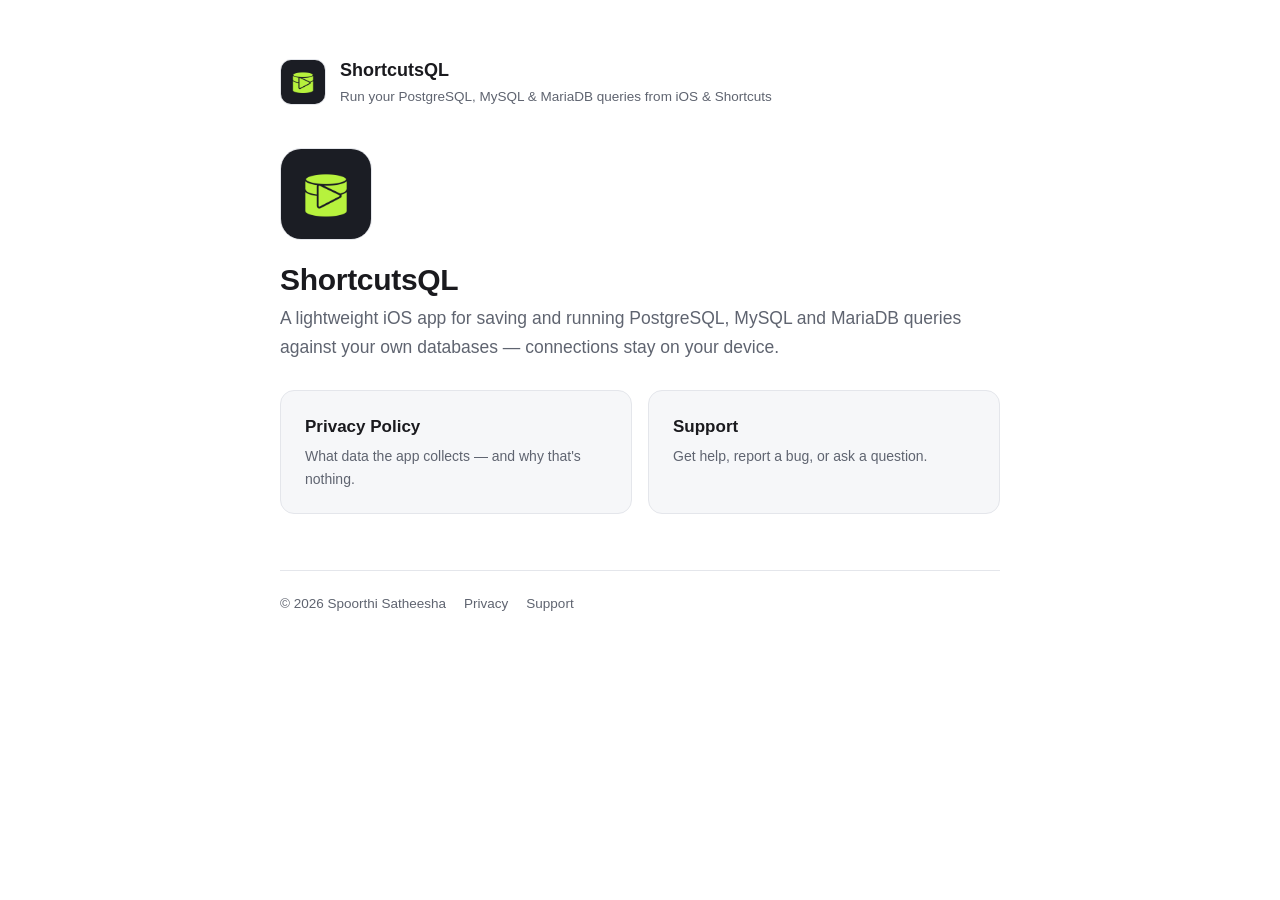
<file: docs/index.html>
<!doctype html>
<html lang="en">
<head>
  <meta charset="utf-8">
  <meta name="viewport" content="width=device-width, initial-scale=1">
  <title>ShortcutsQL</title>
  <meta name="description" content="ShortcutsQL — run saved PostgreSQL, MySQL and MariaDB queries from your iPhone and Shortcuts. Privacy and support information.">
  <link rel="icon" href="icon.png">
  <link rel="apple-touch-icon" href="icon.png">
  <link rel="stylesheet" href="style.css">
</head>
<body>
  <main class="wrap">
    <header class="site">
      <img class="mark" src="icon.png" alt="ShortcutsQL app icon">
      <div>
        <div class="name">ShortcutsQL</div>
        <div class="tag">Run your PostgreSQL, MySQL &amp; MariaDB queries from iOS &amp; Shortcuts</div>
      </div>
    </header>

    <img class="hero-icon" src="icon.png" alt="ShortcutsQL app icon">
    <h1>ShortcutsQL</h1>
    <p class="lead">A lightweight iOS app for saving and running PostgreSQL, MySQL and MariaDB queries against your own databases — connections stay on your device.</p>

    <div class="cards">
      <a class="tile" href="privacy.html">
        <div class="t">Privacy Policy</div>
        <div class="d">What data the app collects — and why that's nothing.</div>
      </a>
      <a class="tile" href="support.html">
        <div class="t">Support</div>
        <div class="d">Get help, report a bug, or ask a question.</div>
      </a>
    </div>

    <footer class="site">
      <span>© 2026 Spoorthi Satheesha</span>
      <a href="privacy.html">Privacy</a>
      <a href="support.html">Support</a>
    </footer>
  </main>
</body>
</html>
</file>
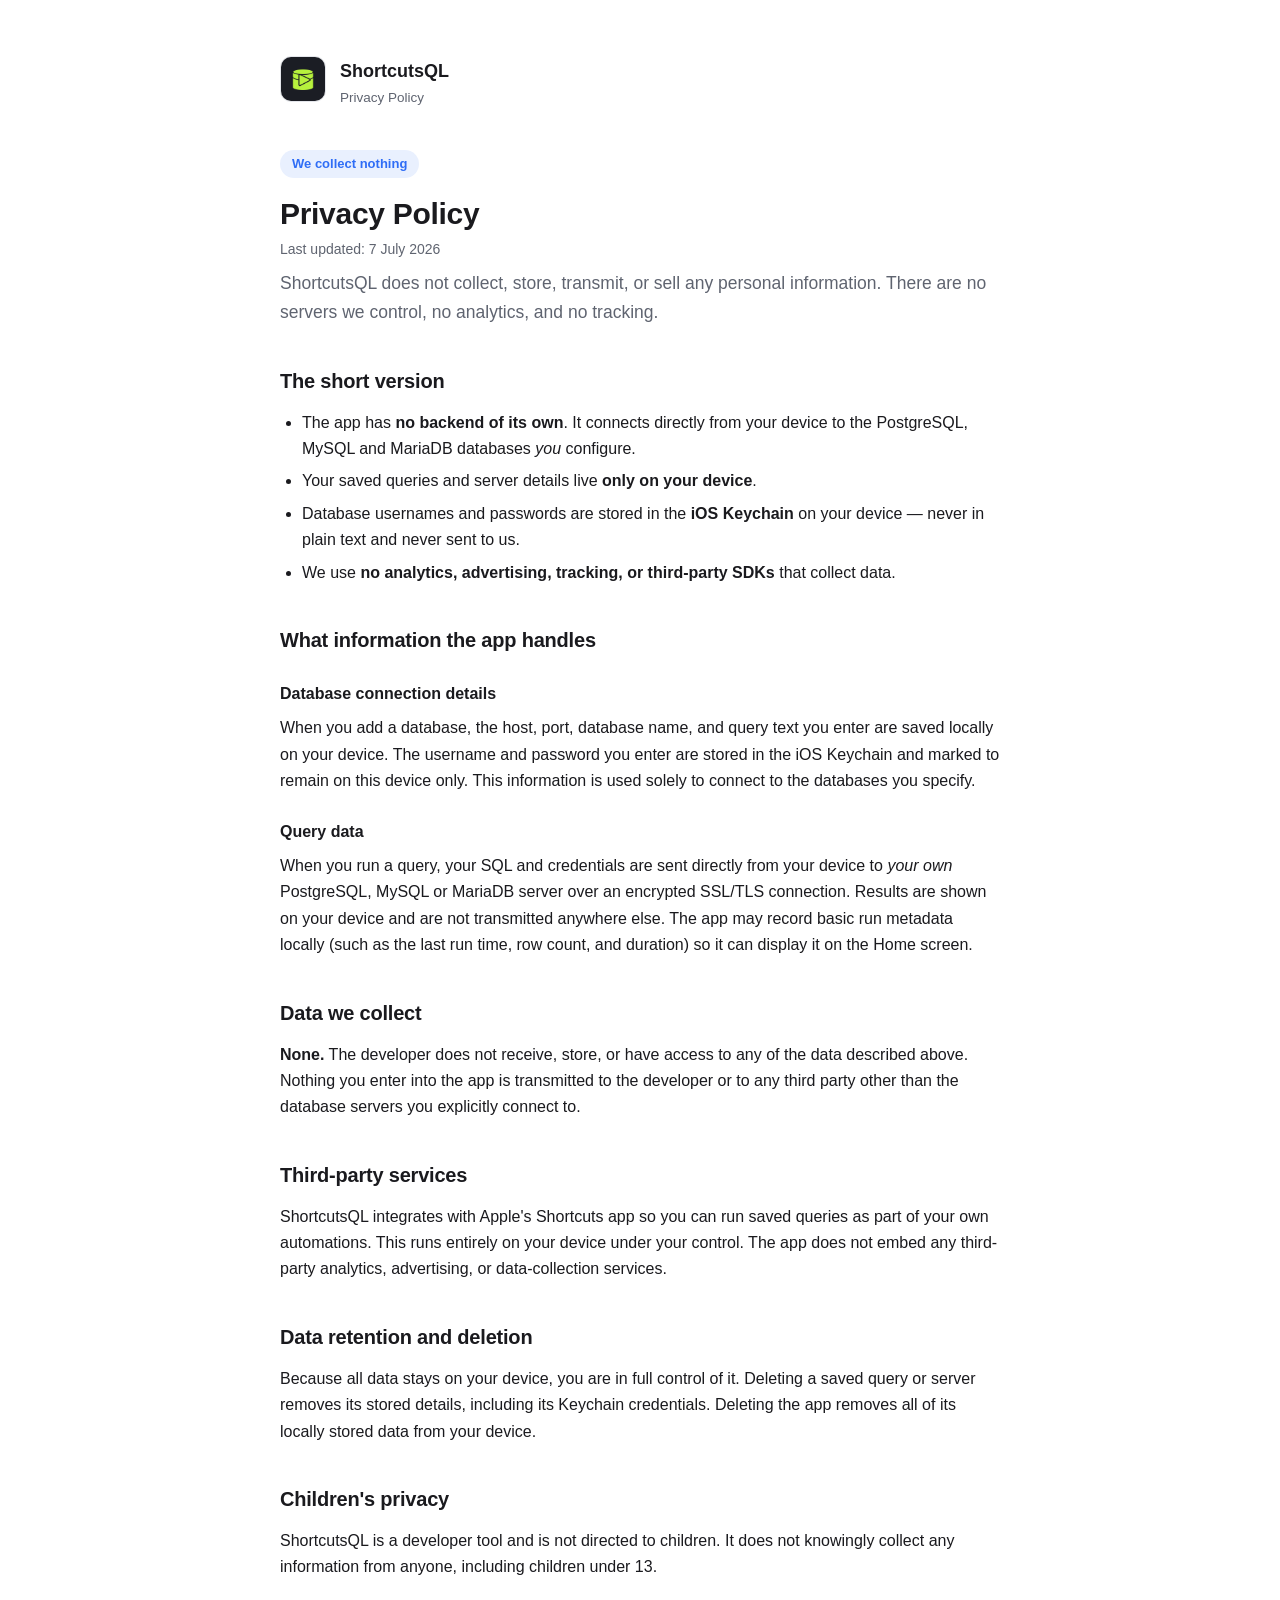
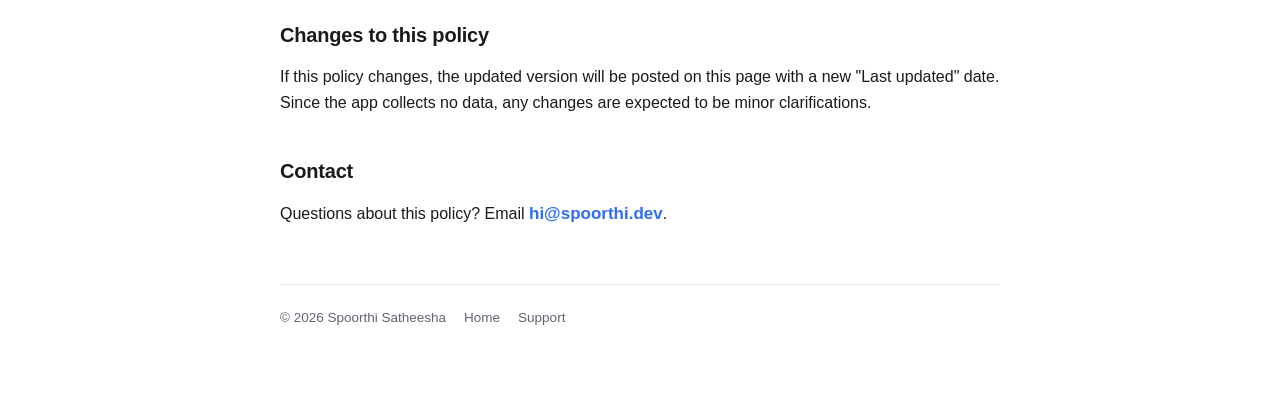
<file: docs/privacy.html>
<!doctype html>
<html lang="en">
<head>
  <meta charset="utf-8">
  <meta name="viewport" content="width=device-width, initial-scale=1">
  <title>Privacy Policy — ShortcutsQL</title>
  <meta name="description" content="ShortcutsQL privacy policy. The app collects no personal data; everything stays on your device.">
  <link rel="icon" href="icon.png">
  <link rel="apple-touch-icon" href="icon.png">
  <link rel="stylesheet" href="style.css">
</head>
<body>
  <main class="wrap">
    <header class="site">
      <a href="index.html"><img class="mark" src="icon.png" alt="ShortcutsQL app icon"></a>
      <div>
        <div class="name">ShortcutsQL</div>
        <div class="tag">Privacy Policy</div>
      </div>
    </header>

    <span class="pill">We collect nothing</span>
    <h1>Privacy Policy</h1>
    <p class="updated">Last updated: 7 July 2026</p>

    <p class="lead">ShortcutsQL does not collect, store, transmit, or sell any personal information. There are no servers we control, no analytics, and no tracking.</p>

    <h2>The short version</h2>
    <ul>
      <li>The app has <strong>no backend of its own</strong>. It connects directly from your device to the PostgreSQL, MySQL and MariaDB databases <em>you</em> configure.</li>
      <li>Your saved queries and server details live <strong>only on your device</strong>.</li>
      <li>Database usernames and passwords are stored in the <strong>iOS Keychain</strong> on your device — never in plain text and never sent to us.</li>
      <li>We use <strong>no analytics, advertising, tracking, or third-party SDKs</strong> that collect data.</li>
    </ul>

    <h2>What information the app handles</h2>

    <h3>Database connection details</h3>
    <p>When you add a database, the host, port, database name, and query text you enter are saved locally on your device. The username and password you enter are stored in the iOS Keychain and marked to remain on this device only. This information is used solely to connect to the databases you specify.</p>

    <h3>Query data</h3>
    <p>When you run a query, your SQL and credentials are sent directly from your device to <em>your own</em> PostgreSQL, MySQL or MariaDB server over an encrypted SSL/TLS connection. Results are shown on your device and are not transmitted anywhere else. The app may record basic run metadata locally (such as the last run time, row count, and duration) so it can display it on the Home screen.</p>

    <h2>Data we collect</h2>
    <p><strong>None.</strong> The developer does not receive, store, or have access to any of the data described above. Nothing you enter into the app is transmitted to the developer or to any third party other than the database servers you explicitly connect to.</p>

    <h2>Third-party services</h2>
    <p>ShortcutsQL integrates with Apple's Shortcuts app so you can run saved queries as part of your own automations. This runs entirely on your device under your control. The app does not embed any third-party analytics, advertising, or data-collection services.</p>

    <h2>Data retention and deletion</h2>
    <p>Because all data stays on your device, you are in full control of it. Deleting a saved query or server removes its stored details, including its Keychain credentials. Deleting the app removes all of its locally stored data from your device.</p>

    <h2>Children's privacy</h2>
    <p>ShortcutsQL is a developer tool and is not directed to children. It does not knowingly collect any information from anyone, including children under 13.</p>

    <h2>Changes to this policy</h2>
    <p>If this policy changes, the updated version will be posted on this page with a new "Last updated" date. Since the app collects no data, any changes are expected to be minor clarifications.</p>

    <h2>Contact</h2>
    <p>Questions about this policy? Email <a class="mail" href="mailto:hi@spoorthi.dev">hi@spoorthi.dev</a>.</p>

    <footer class="site">
      <span>© 2026 Spoorthi Satheesha</span>
      <a href="index.html">Home</a>
      <a href="support.html">Support</a>
    </footer>
  </main>
</body>
</html>
</file>
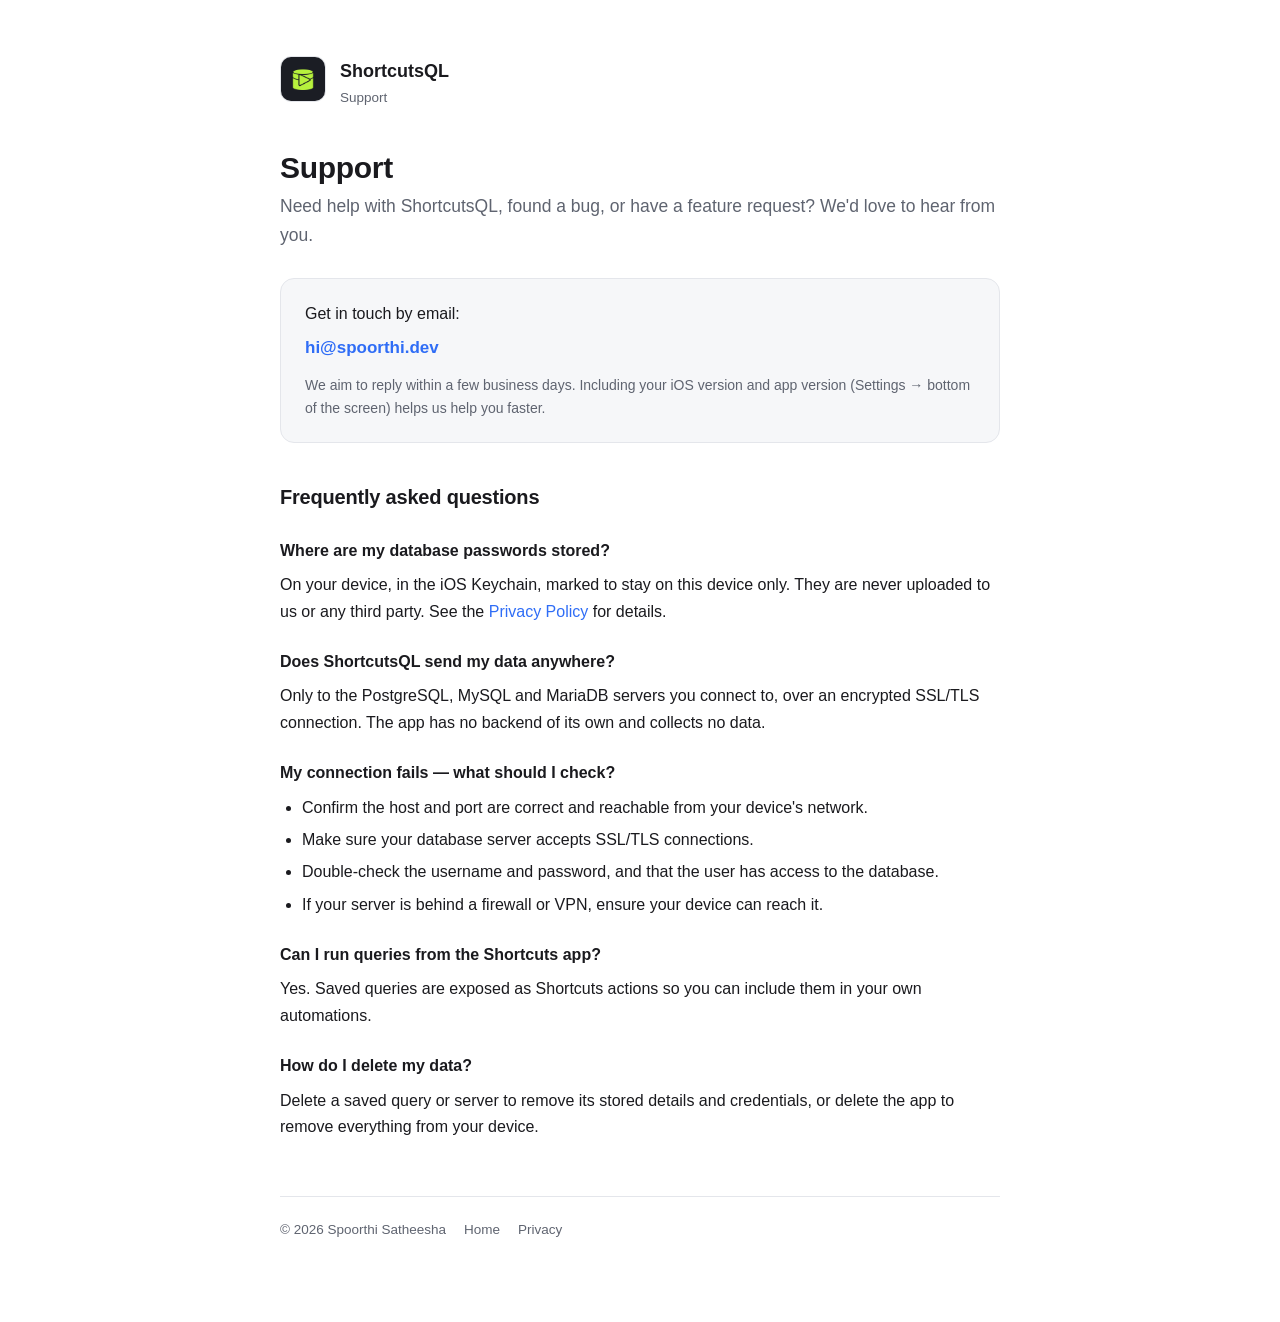
<file: docs/support.html>
<!doctype html>
<html lang="en">
<head>
  <meta charset="utf-8">
  <meta name="viewport" content="width=device-width, initial-scale=1">
  <title>Support — ShortcutsQL</title>
  <meta name="description" content="Get support for ShortcutsQL. Contact hi@spoorthi.dev with questions, bugs, or feedback.">
  <link rel="icon" href="icon.png">
  <link rel="apple-touch-icon" href="icon.png">
  <link rel="stylesheet" href="style.css">
</head>
<body>
  <main class="wrap">
    <header class="site">
      <a href="index.html"><img class="mark" src="icon.png" alt="ShortcutsQL app icon"></a>
      <div>
        <div class="name">ShortcutsQL</div>
        <div class="tag">Support</div>
      </div>
    </header>

    <h1>Support</h1>
    <p class="lead">Need help with ShortcutsQL, found a bug, or have a feature request? We'd love to hear from you.</p>

    <div class="card">
      <p style="margin-bottom:6px">Get in touch by email:</p>
      <a class="mail" href="mailto:hi@spoorthi.dev?subject=ShortcutsQL%20Support">hi@spoorthi.dev</a>
      <p style="margin:12px 0 0; color:var(--muted); font-size:14px">We aim to reply within a few business days. Including your iOS version and app version (Settings → bottom of the screen) helps us help you faster.</p>
    </div>

    <h2>Frequently asked questions</h2>

    <h3>Where are my database passwords stored?</h3>
    <p>On your device, in the iOS Keychain, marked to stay on this device only. They are never uploaded to us or any third party. See the <a href="privacy.html">Privacy Policy</a> for details.</p>

    <h3>Does ShortcutsQL send my data anywhere?</h3>
    <p>Only to the PostgreSQL, MySQL and MariaDB servers you connect to, over an encrypted SSL/TLS connection. The app has no backend of its own and collects no data.</p>

    <h3>My connection fails — what should I check?</h3>
    <ul>
      <li>Confirm the host and port are correct and reachable from your device's network.</li>
      <li>Make sure your database server accepts SSL/TLS connections.</li>
      <li>Double-check the username and password, and that the user has access to the database.</li>
      <li>If your server is behind a firewall or VPN, ensure your device can reach it.</li>
    </ul>

    <h3>Can I run queries from the Shortcuts app?</h3>
    <p>Yes. Saved queries are exposed as Shortcuts actions so you can include them in your own automations.</p>

    <h3>How do I delete my data?</h3>
    <p>Delete a saved query or server to remove its stored details and credentials, or delete the app to remove everything from your device.</p>

    <footer class="site">
      <span>© 2026 Spoorthi Satheesha</span>
      <a href="index.html">Home</a>
      <a href="privacy.html">Privacy</a>
    </footer>
  </main>
</body>
</html>
</file>
<file: docs/style.css>
:root {
  --bg: #ffffff;
  --surface: #f6f7f9;
  --border: #e4e6eb;
  --text: #1a1a1e;
  --muted: #5f6470;
  --accent: #2f6df6;
  --accent-soft: rgba(47, 109, 246, 0.1);
  --radius: 14px;
  --maxw: 720px;
}

@media (prefers-color-scheme: dark) {
  :root {
    --bg: #0f1115;
    --surface: #171a21;
    --border: #262b36;
    --text: #e9ebef;
    --muted: #9aa1b0;
    --accent: #5b8bff;
    --accent-soft: rgba(91, 139, 255, 0.14);
  }
}

* { box-sizing: border-box; }

html { -webkit-text-size-adjust: 100%; }

body {
  margin: 0;
  background: var(--bg);
  color: var(--text);
  font: 16px/1.65 -apple-system, BlinkMacSystemFont, "Segoe UI", Roboto, Helvetica, Arial, sans-serif;
  padding: 0 20px;
}

.wrap {
  max-width: var(--maxw);
  margin: 0 auto;
  padding: 56px 0 80px;
}

header.site {
  display: flex;
  align-items: center;
  gap: 14px;
  margin-bottom: 40px;
}

.mark {
  width: 46px;
  height: 46px;
  border-radius: 11px;
  flex: none;
  object-fit: cover;
  border: 1px solid var(--border);
}

.hero-icon {
  width: 92px;
  height: 92px;
  border-radius: 21px;
  border: 1px solid var(--border);
  margin-bottom: 22px;
  display: block;
}

header.site .name { font-weight: 650; font-size: 18px; }
header.site .tag { color: var(--muted); font-size: 13.5px; }

h1 { font-size: 30px; line-height: 1.2; margin: 0 0 6px; letter-spacing: -0.01em; }
h2 { font-size: 20px; margin: 38px 0 12px; letter-spacing: -0.01em; }
h3 { font-size: 16px; margin: 24px 0 8px; }

.updated { color: var(--muted); font-size: 14px; margin: 0 0 8px; }

p { margin: 0 0 14px; }
ul { margin: 0 0 14px; padding-left: 22px; }
li { margin: 6px 0; }

a { color: var(--accent); text-decoration: none; }
a:hover { text-decoration: underline; }

.lead { font-size: 17.5px; color: var(--muted); margin-bottom: 28px; }

.card {
  background: var(--surface);
  border: 1px solid var(--border);
  border-radius: var(--radius);
  padding: 22px 24px;
  margin: 22px 0;
}

.cards { display: grid; gap: 16px; grid-template-columns: 1fr 1fr; margin: 28px 0; }
@media (max-width: 560px) { .cards { grid-template-columns: 1fr; } }

.tile {
  display: block;
  background: var(--surface);
  border: 1px solid var(--border);
  border-radius: var(--radius);
  padding: 22px 24px;
  color: var(--text);
}
.tile:hover { border-color: var(--accent); text-decoration: none; }
.tile .t { font-weight: 650; font-size: 17px; margin-bottom: 4px; }
.tile .d { color: var(--muted); font-size: 14px; }

.pill {
  display: inline-block;
  background: var(--accent-soft);
  color: var(--accent);
  border-radius: 999px;
  padding: 3px 12px;
  font-size: 13px;
  font-weight: 600;
  margin-bottom: 18px;
}

.mail {
  font-weight: 600;
  font-size: 17px;
}

footer.site {
  margin-top: 56px;
  padding-top: 22px;
  border-top: 1px solid var(--border);
  color: var(--muted);
  font-size: 13.5px;
  display: flex;
  flex-wrap: wrap;
  gap: 8px 18px;
  align-items: center;
}
footer.site a { color: var(--muted); }
</file>
